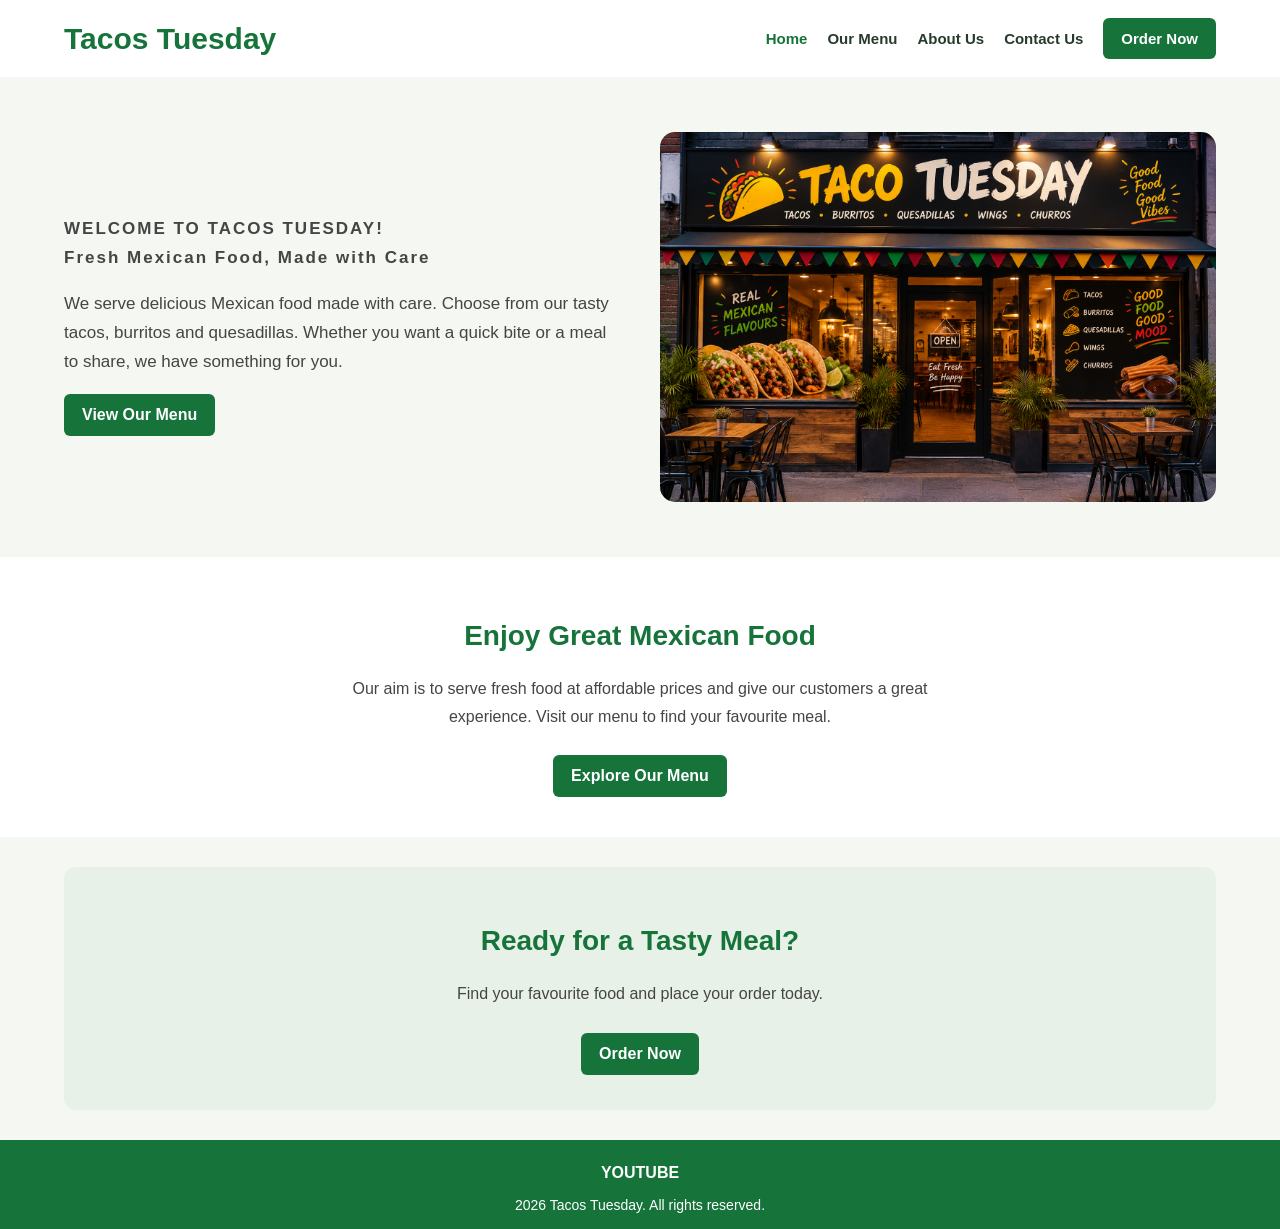
<file: index.html>
<!DOCTYPE html>
<html lang="en">

<head>
    <meta charset="UTF-8">
    <meta name="viewport" content="width=device-width, initial-scale=1.0">
    <title>Tacos Tuesday - Home</title>
    <link rel="stylesheet" href="style.css">
</head>

<body>

    <header class="site-header">
        <h1 class="logo">Tacos Tuesday</h1>

        <nav class="navbar">
            <a href="index.html" class="active">Home</a>
            <a href="Menu.html">Our Menu</a>
            <a href="About.html">About Us</a>
            <a href="Contact us.html">Contact Us</a>
            <a href="Delivery.html" class="order-btn">Order Now</a>
        </nav>
    </header>

    <main>

        <section class="hero">
            <div class="hero-text">
                <p class="small-heading">WELCOME TO TACOS TUESDAY! <br>

                Fresh Mexican Food, Made with Care</p> 

                <p>
                    We serve delicious Mexican food made with care.
                    Choose from our tasty tacos, burritos and quesadillas.
                    Whether you want a quick bite or a meal to share,
                    we have something for you.
                </p>

                <a href="Menu.html" class="menu-btn">View Our Menu</a>
            </div>

            <div class="hero-image">
                <img src="images\images\Taco Tuesday.png"
                     alt="Mexican food at Tacos Tuesday">
            </div>
        </section>

        <section class="welcome">
            <h2>Enjoy Great Mexican Food</h2>

            <p>
                Our aim is to serve fresh food at affordable prices
                and give our customers a great experience.
                Visit our menu to find your favourite meal.
            </p>

            <a href="Menu.html" class="menu-btn">Explore Our Menu</a>
        </section>

        <section class="home-order">
            <h2>Ready for a Tasty Meal?</h2>
            <p>Find your favourite food and place your order today.</p>
            <a href="Delivery.html" class="order-btn">Order Now</a>
        </section>

    </main>

    <footer>
        <a href="https://eur02.safelinks.protection.outlook.com/?url=https%3A%2F%2Fyoutube.com%2F%40fanstribehq%3Fsi%3DmhU6RK5kpfN1jYTy&data=05%7C02%7C%7C245b1ba4c2b843e20cf008df38d7df6d%7Cd3ed4799347f49f3b5e7da823c95e8d9%7C0%7C0%7C639292171955419963%7CUnknown%7CTWFpbGZsb3d8eyJFbXB0eU1hcGkiOnRydWUsIlYiOiIwLjAuMDAwMCIsIlAiOiJXaW4zMiIsIkFOIjoiTWFpbCIsIldUIjoyfQ%3D%3D%7C0%7C%7C%7C&sdata=Lb9%2B%2F2nseNPyQoZ3qjK6%2FVp6y0l%2BKzs%2BPD1dUHnjiME%3D&reserved=0" class="order-btn">YOUTUBE</a>
        <p>  2026 Tacos Tuesday. All rights reserved.</p>
    </footer>

</body>
</html>
</file>
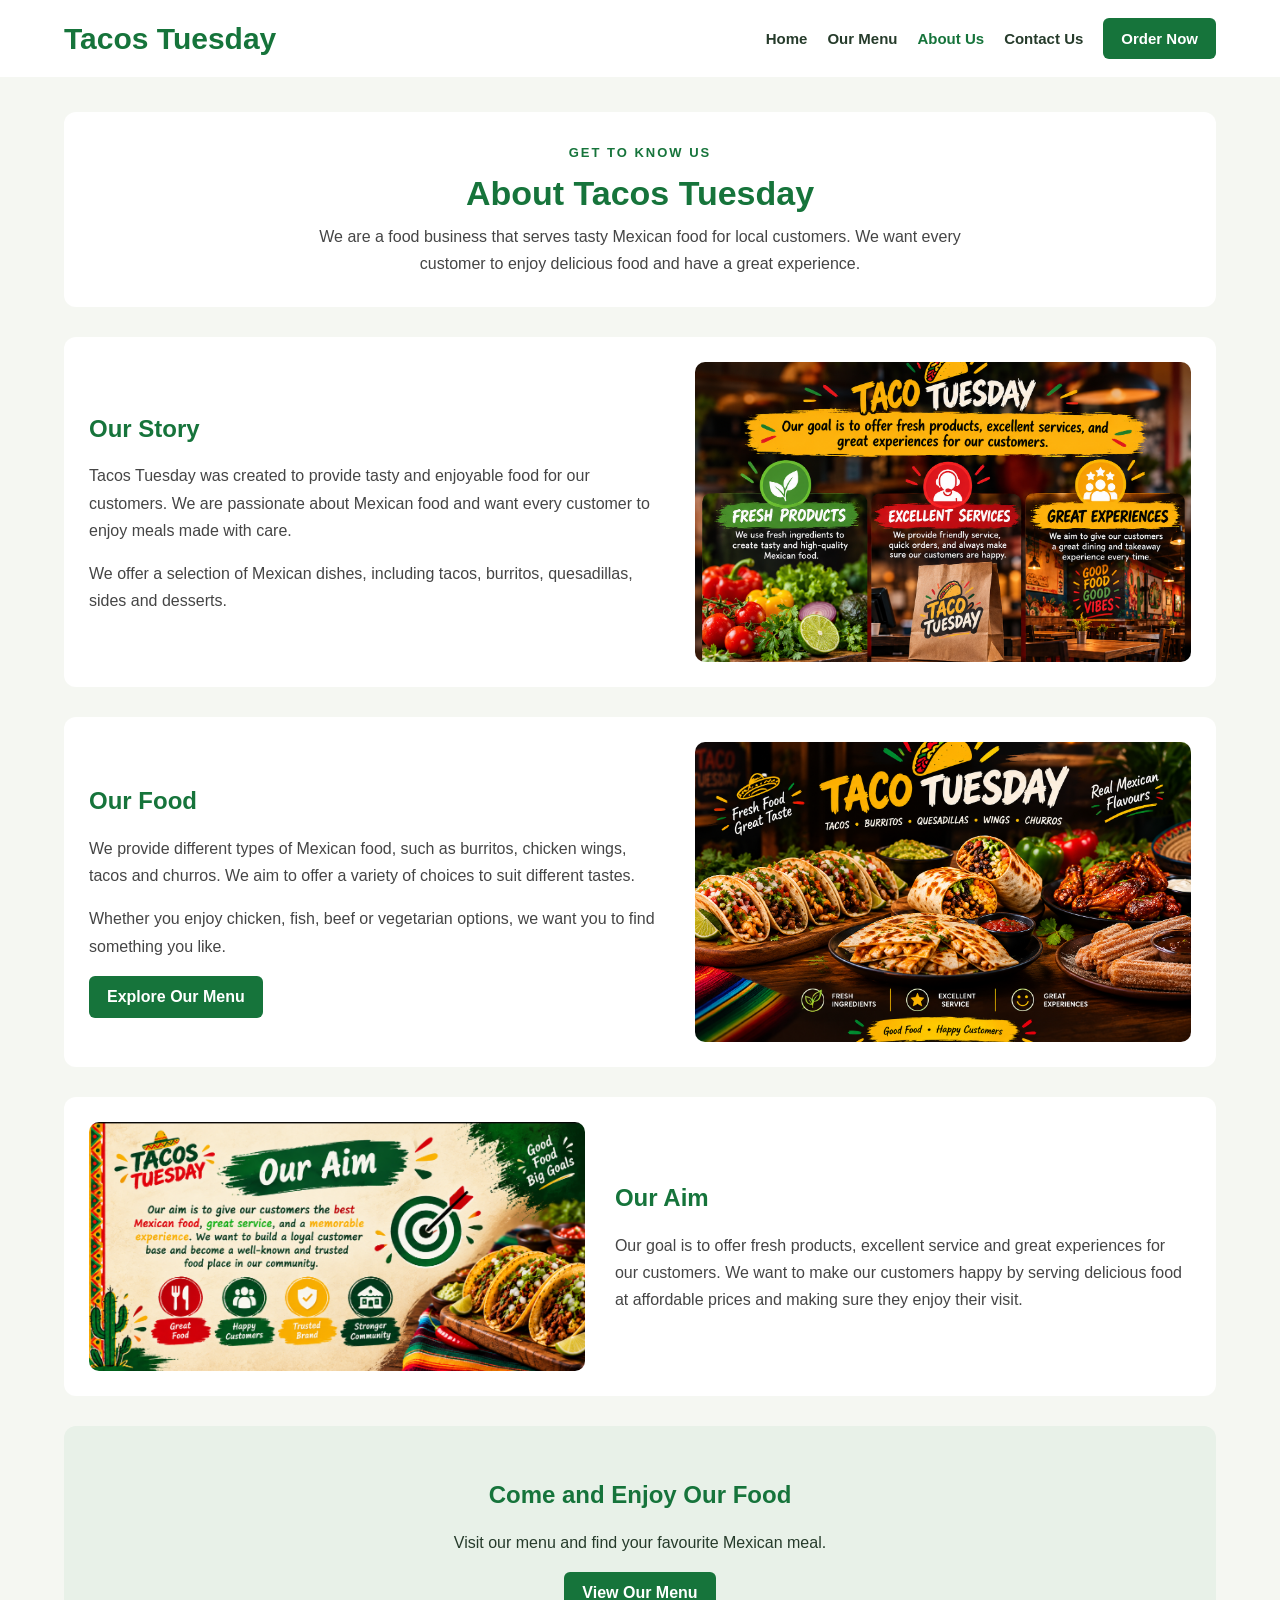
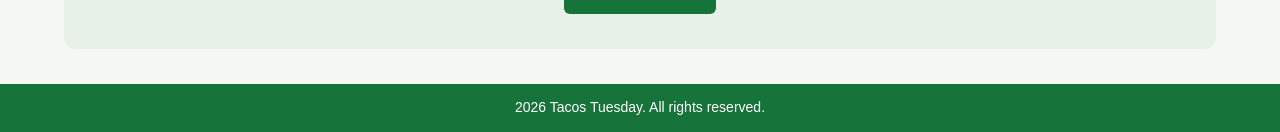
<file: About.html>
<!DOCTYPE html>
<html lang="en">

<head>
    <meta charset="UTF-8">
    <meta name="viewport" content="width=device-width, initial-scale=1.0">
    <title>About Us - Tacos Tuesday</title>
    <link rel="stylesheet" href="style.css">
</head>

<body>

    <header class="site-header">
        <h1 class="logo">Tacos Tuesday</h1>

        <nav class="navbar">
            <a href="index.html">Home</a>
            <a href="Menu.html">Our Menu</a>
            <a href="About.html" class="active">About Us</a>
            <a href="Contact us.html">Contact Us</a>
            <a href="Delivery.html" class="order-btn">Order Now</a>
        </nav>
    </header>

    <main class="content-page">

        <section class="page-intro">
            <p class="small-heading">GET TO KNOW US</p>
            <h2>About Tacos Tuesday</h2>
            <p>
                We are a food business that serves tasty Mexican food
                for local customers. We want every customer to enjoy
                delicious food and have a great experience.
            </p>
        </section>

        <section class="about-section">
            <div class="about-text">
                <h2>Our Story</h2>
                <p>
                    Tacos Tuesday was created to provide tasty and enjoyable
                    food for our customers. We are passionate about Mexican
                    food and want every customer to enjoy meals made with care.
                </p>
                <p>
                    We offer a selection of Mexican dishes, including tacos,
                    burritos, quesadillas, sides and desserts.
                </p>
            </div>

            <img src="images\images\Goal.png" alt="Our goal at Tacos Tuesday">
        </section>

        <section class="about-section about-reverse">
            <div class="about-text">
                <h2>Our Food</h2>
                <p>
                    We provide different types of Mexican food, such as
                    burritos, chicken wings, tacos and churros. We aim to
                    offer a variety of choices to suit different tastes.
                </p>
                <p>
                    Whether you enjoy chicken, fish, beef or vegetarian
                    options, we want you to find something you like.
                </p>
                <a href="Menu.html" class="menu-btn">Explore Our Menu</a>
            </div>

            <img src="images\images\Food.png" alt="Mexican food">
        </section>

        <section class="about-aim">
            <img src="images\images\Our Aim.png" alt="Our aim at Tacos Tuesday">

            <div>
                <h2>Our Aim</h2>
                <p>
                    Our goal is to offer fresh products, excellent service
                    and great experiences for our customers. We want to make
                    our customers happy by serving delicious food at
                    affordable prices and making sure they enjoy their visit.
                </p>
            </div>
        </section>

        <section class="about-call">
            <h2>Come and Enjoy Our Food</h2>
            <p>Visit our menu and find your favourite Mexican meal.</p>
            <a href="Menu.html" class="menu-btn">View Our Menu</a>
        </section>

    </main>

    <footer>
        <p>2026 Tacos Tuesday. All rights reserved.</p>
    </footer>

</body>
</html>
</file>
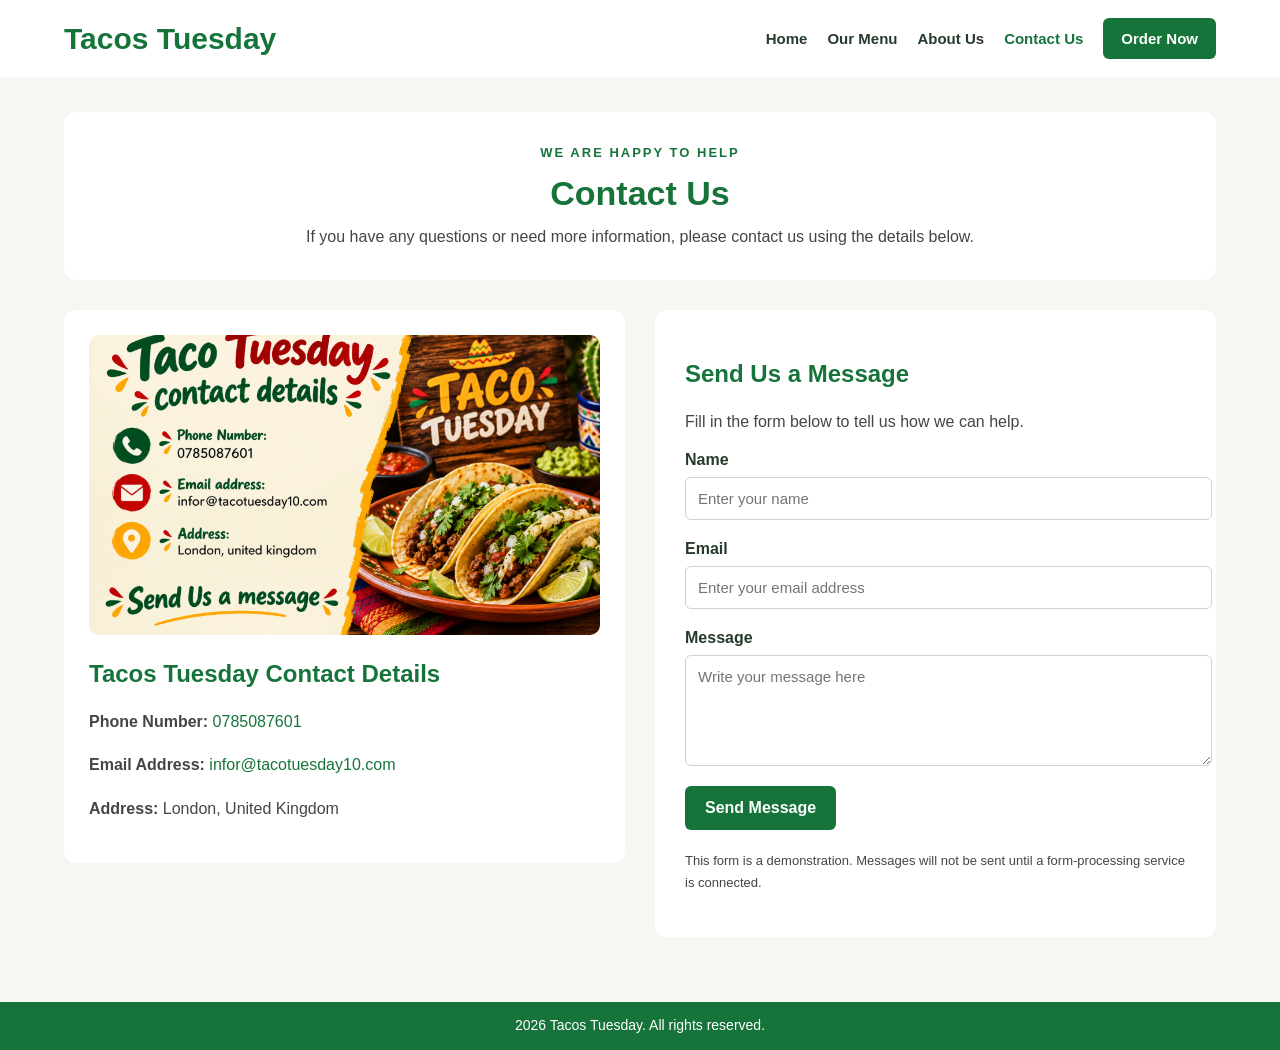
<file: Contact us.html>
<!DOCTYPE html>
<html lang="en">

<head>
    <meta charset="UTF-8">
    <meta name="viewport" content="width=device-width, initial-scale=1.0">
    <title>Contact Us - Tacos Tuesday</title>
    <link rel="stylesheet" href="style.css">
</head>

<body>

    <header class="site-header">
        <h1 class="logo">Tacos Tuesday</h1>

        <nav class="navbar">
            <a href="index.html">Home</a>
            <a href="Menu.html">Our Menu</a>
            <a href="About.html">About Us</a>
            <a href="Contact us.html" class="active">Contact Us</a>
            <a href="Delivery.html" class="order-btn">Order Now</a>
        </nav>
    </header>

    <main class="content-page">

        <section class="page-intro">
            <p class="small-heading">WE ARE HAPPY TO HELP</p>
            <h2>Contact Us</h2>
            <p>
                If you have any questions or need more information,
                please contact us using the details below.
            </p>
        </section>

        <section class="contact-layout">

            <div class="contact-information">
                <img src="images\images\Contact Us .png"
                     alt="Tacos Tuesday contact information">

                <h2>Tacos Tuesday Contact Details</h2>

                <p>
                    <strong>Phone Number:</strong>
                    <a href="tel:0785087601">0785087601</a>
                </p>

                <p>
                    <strong>Email Address:</strong>
                    <a href="mailto:infor@tacotuesday10.com">
                        infor@tacotuesday10.com
                    </a>
                </p>

                <p>
                    <strong>Address:</strong>
                    London, United Kingdom
                </p>
            </div>

            <div class="form-section contact-form">
                <h2>Send Us a Message</h2>
                <p>Fill in the form below to tell us how we can help.</p>

                <form action="#" method="post">

                    <div class="form-group">
                        <label for="contact-name">Name</label>
                        <input type="text" id="contact-name" name="name"
                               placeholder="Enter your name" required>
                    </div>

                    <div class="form-group">
                        <label for="contact-email">Email</label>
                        <input type="email" id="contact-email" name="email"
                               placeholder="Enter your email address" required>
                    </div>

                    <div class="form-group">
                        <label for="contact-message">Message</label>
                        <textarea id="contact-message" name="message"
                                  rows="5" placeholder="Write your message here"
                                  required></textarea>
                    </div>

                    <button type="submit" class="form-button">Send Message</button>

                </form>

                <p class="form-note">
                    This form is a demonstration. Messages will not be sent
                    until a form-processing service is connected.
                </p>
            </div>

        </section>

    </main>

    <footer>
        <p> 2026 Tacos Tuesday. All rights reserved.</p>
    </footer>

</body>
</html>
</file>
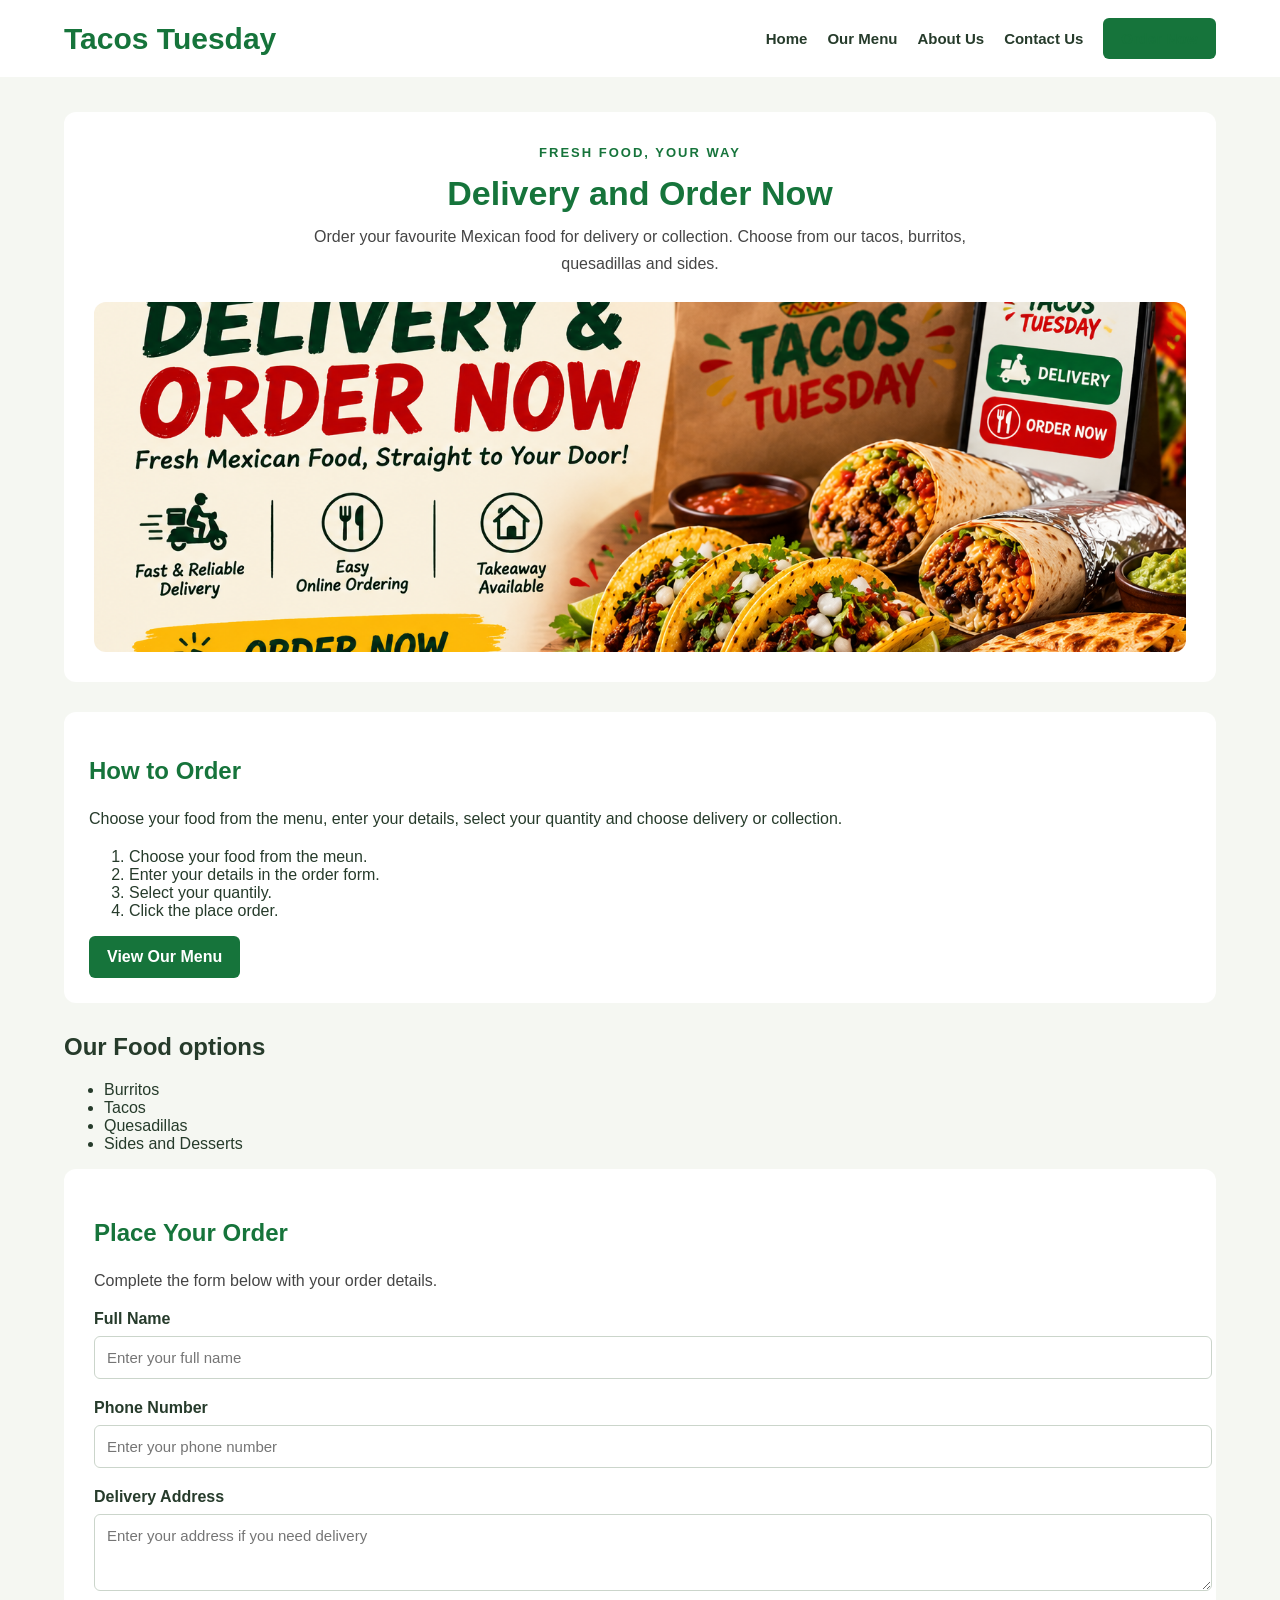
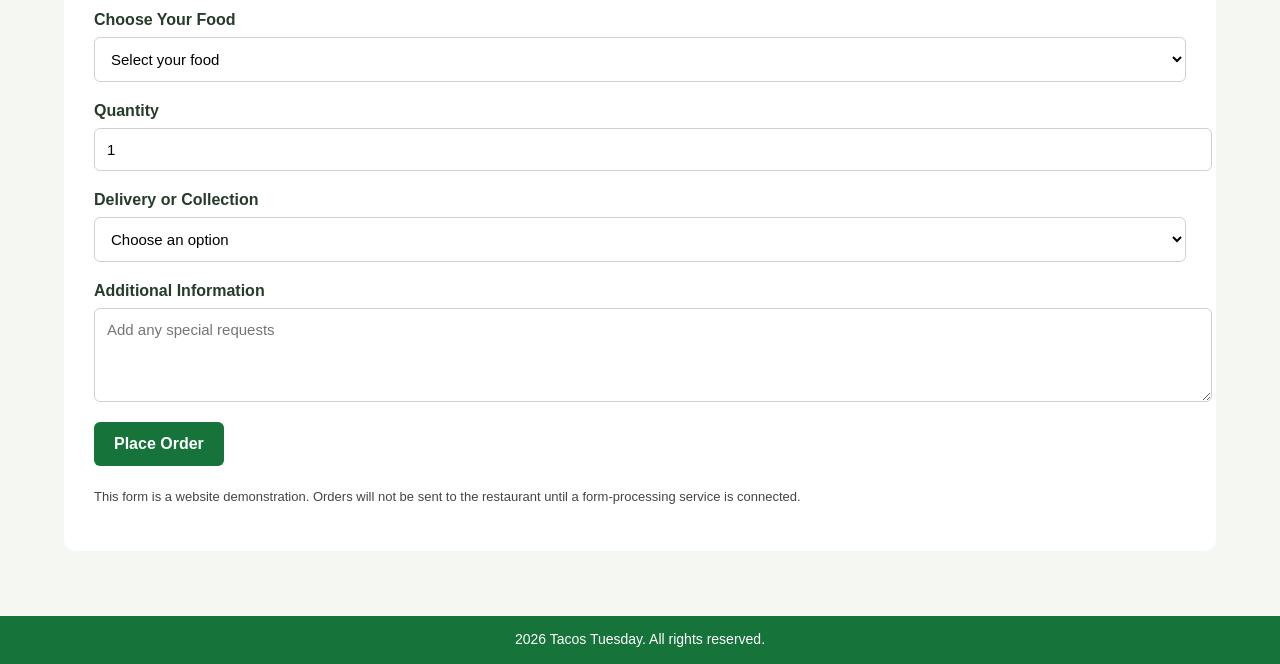
<file: Delivery.html>
<!DOCTYPE html>
<html lang="en">

<head>
    <meta charset="UTF-8">
    <meta name="viewport" content="width=device-width, initial-scale=1.0">
    <title>Delivery and Orders - Tacos Tuesday</title>
    <link rel="stylesheet" href="style.css">
</head>

<body>

    <header class="site-header">
        <h1 class="logo">Tacos Tuesday</h1>

        <nav class="navbar">
            <a href="index.html">Home</a>
            <a href="Menu.html">Our Menu</a>
            <a href="About.html">About Us</a>
            <a href="Contact us.html">Contact Us</a>
            <a href="Delivery.html" class="order-btn active">Order Now</a>
        </nav>
    </header>

    <main class="content-page">

        <section class="page-intro">
            <p class="small-heading">FRESH FOOD, YOUR WAY</p>
            <h2>Delivery and Order Now</h2>
            <p>
                Order your favourite Mexican food for delivery or collection.
                Choose from our tacos, burritos, quesadillas and sides.
            </p>
            <img src="images\images\Order.png"
                 alt="Mexican food at Tacos Tuesday">
        </section>

        <section class="information-section">
            <h2>How to Order</h2>
            <p>
                Choose your food from the menu, enter your details,
                select your quantity and choose delivery or collection.
            </p>
            
            <ol>
                <li> Choose your food from the meun.</li>
                <li> Enter your details in the order form.</li>
                <li> Select your quantily.</li>
                <li> Click the place order.</li>
            </ol>
            
            <a href="Menu.html" class="menu-btn">View Our Menu</a>
        </section>
            <h2> Our Food options</h2>
            <ul>
                <li>Burritos</li>  
                <li>Tacos</li>  
                <li>Quesadillas</li>  
                <li>Sides and Desserts</li>  
            </ul>
        <section class="form-section">
            <h2>Place Your Order</h2>
            <p>Complete the form below with your order details.</p>

            <form action="#" method="post">

                <div class="form-group">
                    <label for="order-name">Full Name</label>
                    <input type="text" id="order-name" name="name"
                           placeholder="Enter your full name" required>
                </div>

                <div class="form-group">
                    <label for="order-phone">Phone Number</label>
                    <input type="tel" id="order-phone" name="phone"
                           placeholder="Enter your phone number" required>
                </div>

                <div class="form-group">
                    <label for="order-address">Delivery Address</label>
                    <textarea id="order-address" name="address"
                              rows="3"
                              placeholder="Enter your address if you need delivery"></textarea>
                </div>

                <div class="form-group">
                    <label for="order-food">Choose Your Food</label>
                    <select id="order-food" name="food" required>
                        <option value="">Select your food</option>
                        <option value="Steak Taco">Steak Taco</option>
                        <option value="Fish Taco">Fish Taco</option>
                        <option value="Prawn Taco">Prawn Taco</option>
                        <option value="Mushroom Taco">Mushroom Taco</option>
                        <option value="Pumpkin Taco">Pumpkin Taco</option>
                        <option value="Chicken Burrito">Chicken Burrito</option>
                        <option value="Aubergine Burrito">Aubergine Burrito</option>
                        <option value="Chicken Quesadilla">Chicken Quesadilla</option>
                        <option value="Cheese Quesadilla">Cheese Quesadilla</option>
                        <option value="Chicken Wings">Chicken Wings</option>
                        <option value="Churros">Churros</option>
                    </select>
                </div>

                <div class="form-group">
                    <label for="order-quantity">Quantity</label>
                    <input type="number" id="order-quantity" name="quantity"
                           min="1" value="1" required>
                </div>

                <div class="form-group">
                    <label for="order-type">Delivery or Collection</label>
                    <select id="order-type" name="order-type" required>
                        <option value="">Choose an option</option>
                        <option value="Delivery">Delivery</option>
                        <option value="Collection">Collection</option>
                    </select>
                </div>

                <div class="form-group">
                    <label for="order-notes">Additional Information</label>
                    <textarea id="order-notes" name="notes" rows="4"
                              placeholder="Add any special requests"></textarea>
                </div>

                <button type="submit" class="form-button">Place Order</button>

            </form>

            <p class="form-note">
                This form is a website demonstration. Orders will not be
                sent to the restaurant until a form-processing service is connected.
            </p>
        </section>

    </main>

    <footer>
        <p> 2026 Tacos Tuesday. All rights reserved.</p>
    </footer>

</body>
</html>
</file>
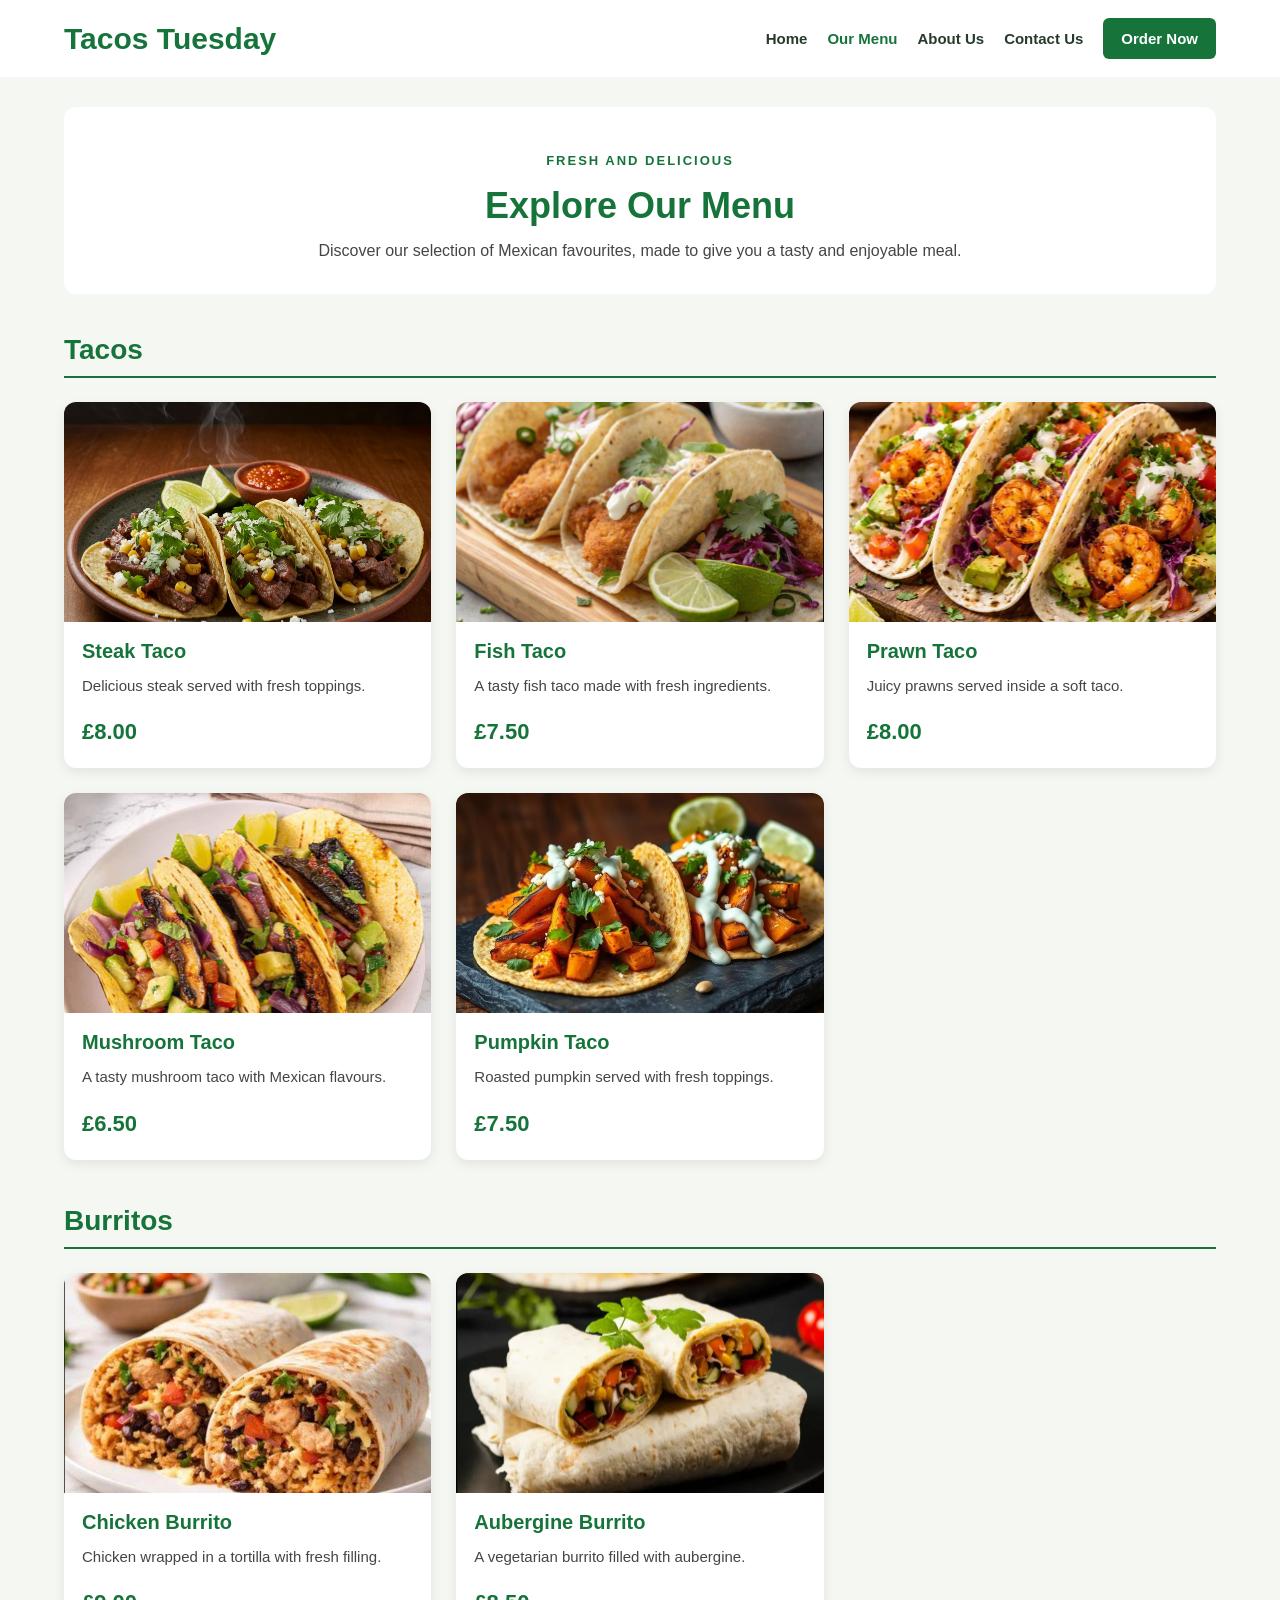
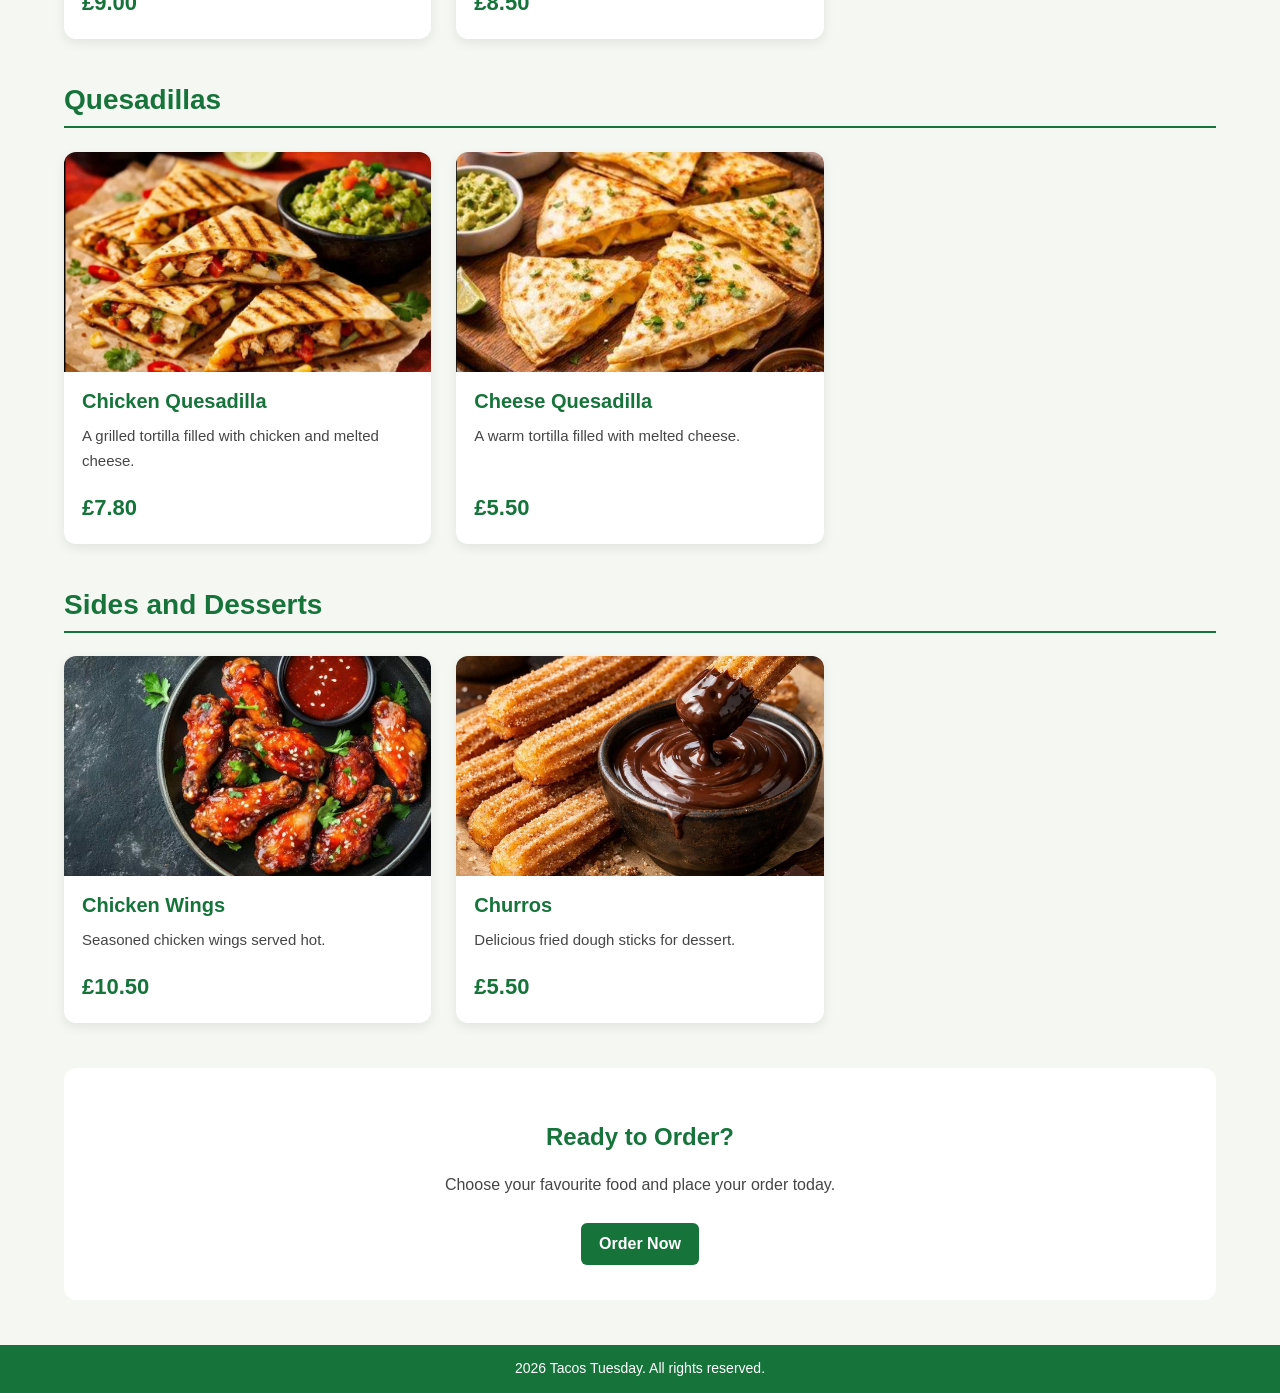
<file: Menu.html>
<!DOCTYPE html>
<html lang="en">

<head>
    <meta charset="UTF-8">
    <meta name="viewport" content="width=device-width, initial-scale=1.0">
    <title>Our Menu - Tacos Tuesday</title>
    <link rel="stylesheet" href="style.css">
</head>

<body>

    <header class="site-header">
        <h1 class="logo">Tacos Tuesday</h1>

        <nav class="navbar">
            <a href="index.html">Home</a>
            <a href="Menu.html" class="active">Our Menu</a>
            <a href="About.html">About Us</a>
            <a href="Contact us.html">Contact Us</a>
            <a href="Delivery.html" class="order-btn">Order Now</a>
        </nav>
    </header>

    <main class="menu-page">

        <section class="menu-intro">
            <p class="small-heading">FRESH AND DELICIOUS</p>
            <h2>Explore Our Menu</h2>
            <p>
                Discover our selection of Mexican favourites,
                made to give you a tasty and enjoyable meal.
            </p>
        </section>

        <section class="menu-section">
            <h2>Tacos</h2>

            <div class="menu-grid">

                <article class="menu-card">
                    <img src="images\images\Steak-Taco.png" alt="Steak taco">
                    <div class="menu-details">
                        <h3>Steak Taco</h3>
                        <p>Delicious steak served with fresh toppings.</p>
                        <p class="price">£8.00</p>
            </div>
                </article>

                <article class="menu-card">
                    <img src="images\images\Fish Taco.png" alt="Fish taco">
                    <div class="menu-details">
                        <h3>Fish Taco</h3>
                        <p>A tasty fish taco made with fresh ingredients.</p>
                        <p class="price">£7.50</p>
                    </div>
                </article>

                <article class="menu-card">
                    <img src="images\images\Prawn Taco.png" alt="Prawn taco">
                    <div class="menu-details">
                        <h3>Prawn Taco</h3>
                        <p>Juicy prawns served inside a soft taco.</p>
                        <p class="price">£8.00</p>
                    </div>
                </article>

                <article class="menu-card">
                    <img src="images\images\Mushroom Taco.png" alt="Mushroom taco">
                    <div class="menu-details">
                        <h3>Mushroom Taco</h3>
                        <p>A tasty mushroom taco with Mexican flavours.</p>
                        <p class="price">£6.50</p>
                    </div>
                </article>

                <article class="menu-card">
                    <img src="images\images\Pumpkin Taco.png" alt="Pumpkin taco">
                    <div class="menu-details">
                        <h3>Pumpkin Taco</h3>
                        <p>Roasted pumpkin served with fresh toppings.</p>
                        <p class="price">£7.50</p>
                    </div>
                </article>

            </div>
        </section>

        <section class="menu-section">
            <h2>Burritos</h2>

            <div class="menu-grid">

                <article class="menu-card">
                    <img src="images\images\Chicken Burritos.png" alt="Chicken burrito">
                    <div class="menu-details">
                        <h3>Chicken Burrito</h3>
                        <p>Chicken wrapped in a tortilla with fresh filling.</p>
                        <p class="price">£9.00</p>
                    </div>
                </article>

                <article class="menu-card">
                    <img src="images\images\Aubergine Burritos.png" alt="Aubergine burrito">
                    <div class="menu-details">
                        <h3>Aubergine Burrito</h3>
                        <p>A vegetarian burrito filled with aubergine.</p>
                        <p class="price">£8.50</p>
                    </div>
                </article>

            </div>
        </section>

        <section class="menu-section">
            <h2>Quesadillas</h2>

            <div class="menu-grid">

                <article class="menu-card">
                    <img src="images\images\Chicken Quesadillas.png" alt="Chicken quesadilla">
                    <div class="menu-details">
                        <h3>Chicken Quesadilla</h3>
                        <p>A grilled tortilla filled with chicken and melted cheese.</p>
                        <p class="price">£7.80</p>
                    </div>
                </article>

                <article class="menu-card">
                    <img src="images\images\Cheese Quesadillas.png" alt="Cheese quesadilla">
                    <div class="menu-details">
                        <h3>Cheese Quesadilla</h3>
                        <p>A warm tortilla filled with melted cheese.</p>
                        <p class="price">£5.50</p>
                    </div>
                </article>

            </div>
        </section>

        <section class="menu-section">
            <h2>Sides and Desserts</h2>

            <div class="menu-grid">

                <article class="menu-card">
                    <img src="images\images\Chicken Wings.png" alt="Chicken wings">
                    <div class="menu-details">
                        <h3>Chicken Wings</h3>
                        <p>Seasoned chicken wings served hot.</p>
                        <p class="price">£10.50</p>
                    </div>
                </article>

                <article class="menu-card">
                    <img src="images\images\Churros.png" alt="Churros dessert">
                    <div class="menu-details">
                        <h3>Churros</h3>
                        <p>Delicious fried dough sticks for dessert.</p>
                        <p class="price">£5.50</p>
                    </div>
                </article>

            </div>
        </section>

        <section class="menu-order">
            <h2>Ready to Order?</h2>
            <p>Choose your favourite food and place your order today.</p>
            <a href="Delivery.html" class="order-btn">Order Now</a>
        </section>

    </main>

    <footer>
        <p> 2026 Tacos Tuesday. All rights reserved.</p>
    </footer>

</body>
</html>
</file>
<file: style.css>
body {
    margin: 0;
    background-color: #f5f7f2;
    font-family: Arial, sans-serif;
    color: #263b2b;
}

p {
    line-height: 1.7;
}


.site-header {
    display: flex;
    align-items: center;
    justify-content: space-between;
    gap: 20px;
    padding: 18px 5%;
    background-color: white;
}

.logo {
    color: #16743b;
    font-size: 30px;
    margin: 0;
    white-space: nowrap;
}

.navbar {
    display: flex;
    align-items: center;
    justify-content: center;
    flex-wrap: wrap;
    gap: 20px;
}

.navbar a {
    color: #263b2b;
    text-decoration: none;
    font-size: 15px;
    font-weight: bold;
}

.navbar a:hover,
.navbar a.active {
    color: #16743b;
}


.order-btn,
.menu-btn {
    display: inline-block;
    background-color: #16743b;
    color: white;
    padding: 12px 18px;
    border-radius: 6px;
    text-decoration: none;
    font-weight: bold;
}

.navbar .order-btn {
    color: white;
}

.order-btn:hover,
.menu-btn:hover {
    background-color: #10582c;
}


.hero {
    display: flex;
    align-items: center;
    justify-content: space-between;
    gap: 40px;
    padding: 55px 5%;
}

.hero-text {
    flex: 1;
}

.small-heading {
    color: #16743b;
    font-size: 13px;
    font-weight: bold;
    letter-spacing: 2px;
}

.hero-text h2 {
    color: #16743b;
    font-size: 38px;
    line-height: 1.2;
}

.hero-text p {
    color: #454545;
    font-size: 17px;
}

.hero-image {
    flex: 1;
    min-width: 0;
}

.hero-image img {
    display: block;
    width: 100%;
    height: 370px;
    object-fit: cover;
    border-radius: 15px;
}


.welcome {
    text-align: center;
    background-color: white;
    padding: 40px 20px;
}

.welcome h2,
.home-order h2 {
    color: #16743b;
    font-size: 28px;
}

.welcome p,
.home-order p {
    max-width: 650px;
    margin: 0 auto 25px;
    color: #454545;
}

.home-order {
    text-align: center;
    padding: 35px 20px;
    margin: 30px 5%;
    background-color: #e8f1e8;
    border-radius: 12px;

}
.menu-page {
    padding: 30px 5%;
}

.menu-intro {
    text-align: center;
    background-color: white;
    padding: 30px 20px;
    border-radius: 12px;
    margin-bottom: 40px;
}

.menu-intro h2 {
    color: #16743b;
    font-size: 36px;
    margin: 10px 0;
}

.menu-intro p:last-child {
    max-width: 650px;
    margin: 0 auto;
    color: #454545;
}


.menu-section {
    margin-bottom: 45px;
}

.menu-section > h2 {
    color: #16743b;
    font-size: 28px;
    padding-bottom: 10px;
    border-bottom: 2px solid #16743b;
}


.menu-grid {
    display: grid;
    grid-template-columns: repeat(3, minmax(0, 1fr));
    gap: 25px;
    margin-top: 22px;
}

.menu-card {
    display: flex;
    flex-direction: column;
    background-color: white;
    border-radius: 12px;
    overflow: hidden;
    box-shadow: 0 4px 12px rgba(0, 0, 0, 0.08);
    transition: transform 0.2s;
}

.menu-card:hover {
    transform: translateY(-4px);
}


.menu-card img {
    display: block;
    width: 100%;
    height: 220px;
    object-fit: cover;
}


.menu-details {
    display: flex;
    flex-direction: column;
    flex: 1;
    padding: 18px;
}

.menu-details h3 {
    color: #16743b;
    font-size: 20px;
    margin: 0 0 10px;
}

.menu-details p {
    color: #454545;
    font-size: 15px;
    margin: 0 0 15px;
}

.menu-details .price {
    color: #16743b;
    font-size: 22px;
    font-weight: bold;
    margin-top: auto;
    margin-bottom: 0;
}


.menu-order {
    text-align: center;
    background-color: white;
    padding: 35px 20px;
    margin: 40px 0 15px;
    border-radius: 12px;
}

.menu-order h2 {
    color: #16743b;
}

.menu-order p {
    color: #454545;
    margin-bottom: 25px;
}


footer {
    background-color: #16743b;
    text-align: center;
    padding: 12px;
}

footer p {
    color: white;
    font-size: 14px;
    margin: 0;
}

@media (max-width: 900px) {
    .site-header {
        flex-direction: column;
    }

    .menu-grid {
        grid-template-columns: repeat(2, minmax(0, 1fr));
    }

    .hero-text h2 {
        font-size: 32px;
    }
}

@media (max-width: 600px) {
    .navbar {
        gap: 12px;
    }

    .navbar a {
        font-size: 14px;
    }

    .hero {
        flex-direction: column;
        padding: 30px 5%;
    }

    .hero-text h2 {
        font-size: 30px;
    }

    .hero-image {
        width: 100%;
    }

    .hero-image img {
        height: 260px;
    }

    .menu-grid {
        grid-template-columns: 1fr;
    }

    .menu-card img {
        height: 240px;
    }

    .menu-intro h2 {
        font-size: 30px;
    }
}



.content-page {
    max-width: 1200px;
    margin: 0 auto;
    padding: 35px 5%;
}

.page-intro {
    text-align: center;
    background-color: white;
    padding: 30px;
    margin-bottom: 30px;
    border-radius: 12px;
}

.page-intro h2 {
    color: #16743b;
    font-size: 34px;
    margin: 10px 0;
}

.page-intro p {
    color: #454545;
    max-width: 700px;
    margin: 0 auto;
}

.page-intro .small-heading {
    color: #16743b;
    font-size: 13px;
    font-weight: bold;
    letter-spacing: 2px;
}

.page-intro img {
    display: block;
    width: 100%;
    max-height: 350px;
    object-fit: cover;
    border-radius: 12px;
    margin-top: 25px;
}


.information-section {
    background-color: white;
    padding: 25px;
    margin-bottom: 30px;
    border-radius: 12px;
}

.information-section h2,
.form-section h2,
.contact-information h2,
.about-text h2,
.about-aim h2 {
    color: #16743b;
}


.form-section {
    background-color: white;
    padding: 30px;
    margin-bottom: 30px;
    border-radius: 12px;
}

.form-section > p {
    color: #454545;
}

.form-group {
    margin-bottom: 20px;
}

.form-group label {
    display: block;
    font-weight: bold;
    margin-bottom: 8px;
    color: #263b2b;
}

.form-group input,
.form-group select,
.form-group textarea {
    display: block;
    width: 100%;
    padding: 12px;
    border: 1px solid #cbd5cb;
    border-radius: 6px;
    font-family: Arial, sans-serif;
    font-size: 15px;
    background-color: white;
}

.form-group input:focus,
.form-group select:focus,
.form-group textarea:focus {
    outline: 2px solid #16743b;
    border-color: #16743b;
}

.form-group textarea {
    resize: vertical;
}

.form-button {
    background-color: #16743b;
    color: white;
    padding: 13px 20px;
    border: none;
    border-radius: 6px;
    font-size: 16px;
    font-weight: bold;
    cursor: pointer;
}

.form-button:hover {
    background-color: #10582c;
}

.form-note {
    font-size: 13px;
    color: #666;
    margin-top: 20px;
}

.contact-layout {
    display: grid;
    grid-template-columns: 1fr 1fr;
    gap: 30px;
    align-items: start;
}

.contact-information {
    background-color: white;
    padding: 25px;
    border-radius: 12px;
    min-width: 0;
}

.contact-information img {
    display: block;
    width: 100%;
    max-height: 300px;
    object-fit: cover;
    border-radius: 10px;
    margin-bottom: 25px;
}

.contact-information p {
    color: #454545;
    overflow-wrap: anywhere;
}

.contact-information a {
    color: #16743b;
    text-decoration: none;
}

.about-section {
    display: flex;
    align-items: center;
    gap: 35px;
    background-color: white;
    padding: 25px;
    margin-bottom: 30px;
    border-radius: 12px;
}

.about-text {
    flex: 1;
}

.about-text p,
.about-aim p {
    color: #454545;
}

.about-section > img {
    width: 45%;
    height: 300px;
    object-fit: cover;
    border-radius: 10px;
}

.about-aim {
    display: flex;
    align-items: center;
    gap: 30px;
    background-color: white;
    padding: 25px;
    border-radius: 12px;
}

.about-aim img {
    width: 45%;
    max-height: 300px;
    object-fit: cover;
    border-radius: 10px;
}

.about-aim > div {
    flex: 1;
}


.about-call {
    text-align: center;
    padding: 35px 20px;
    margin-top: 30px;
    background-color: #e8f1e8;
    border-radius: 12px;
}

.about-call h2 {
    color: #16743b;
}

@media (max-width: 900px) {
    .contact-layout {
        grid-template-columns: 1fr;
    }
}

@media (max-width: 600px) {
    .content-page {
        padding: 25px 4%;
    }

    .page-intro {
        padding: 20px;
    }

    .page-intro h2 {
        font-size: 28px;
    }

    .form-section,
    .contact-information {
        padding: 20px;
    }

    .about-section,
    .about-aim {
        flex-direction: column;
        align-items: stretch;
    }

    .about-section > img,
    .about-aim img {
        width: 100%;
        height: 240px;
    }

    .page-intro img {
        max-height: 250px;
    }
}
</file>
